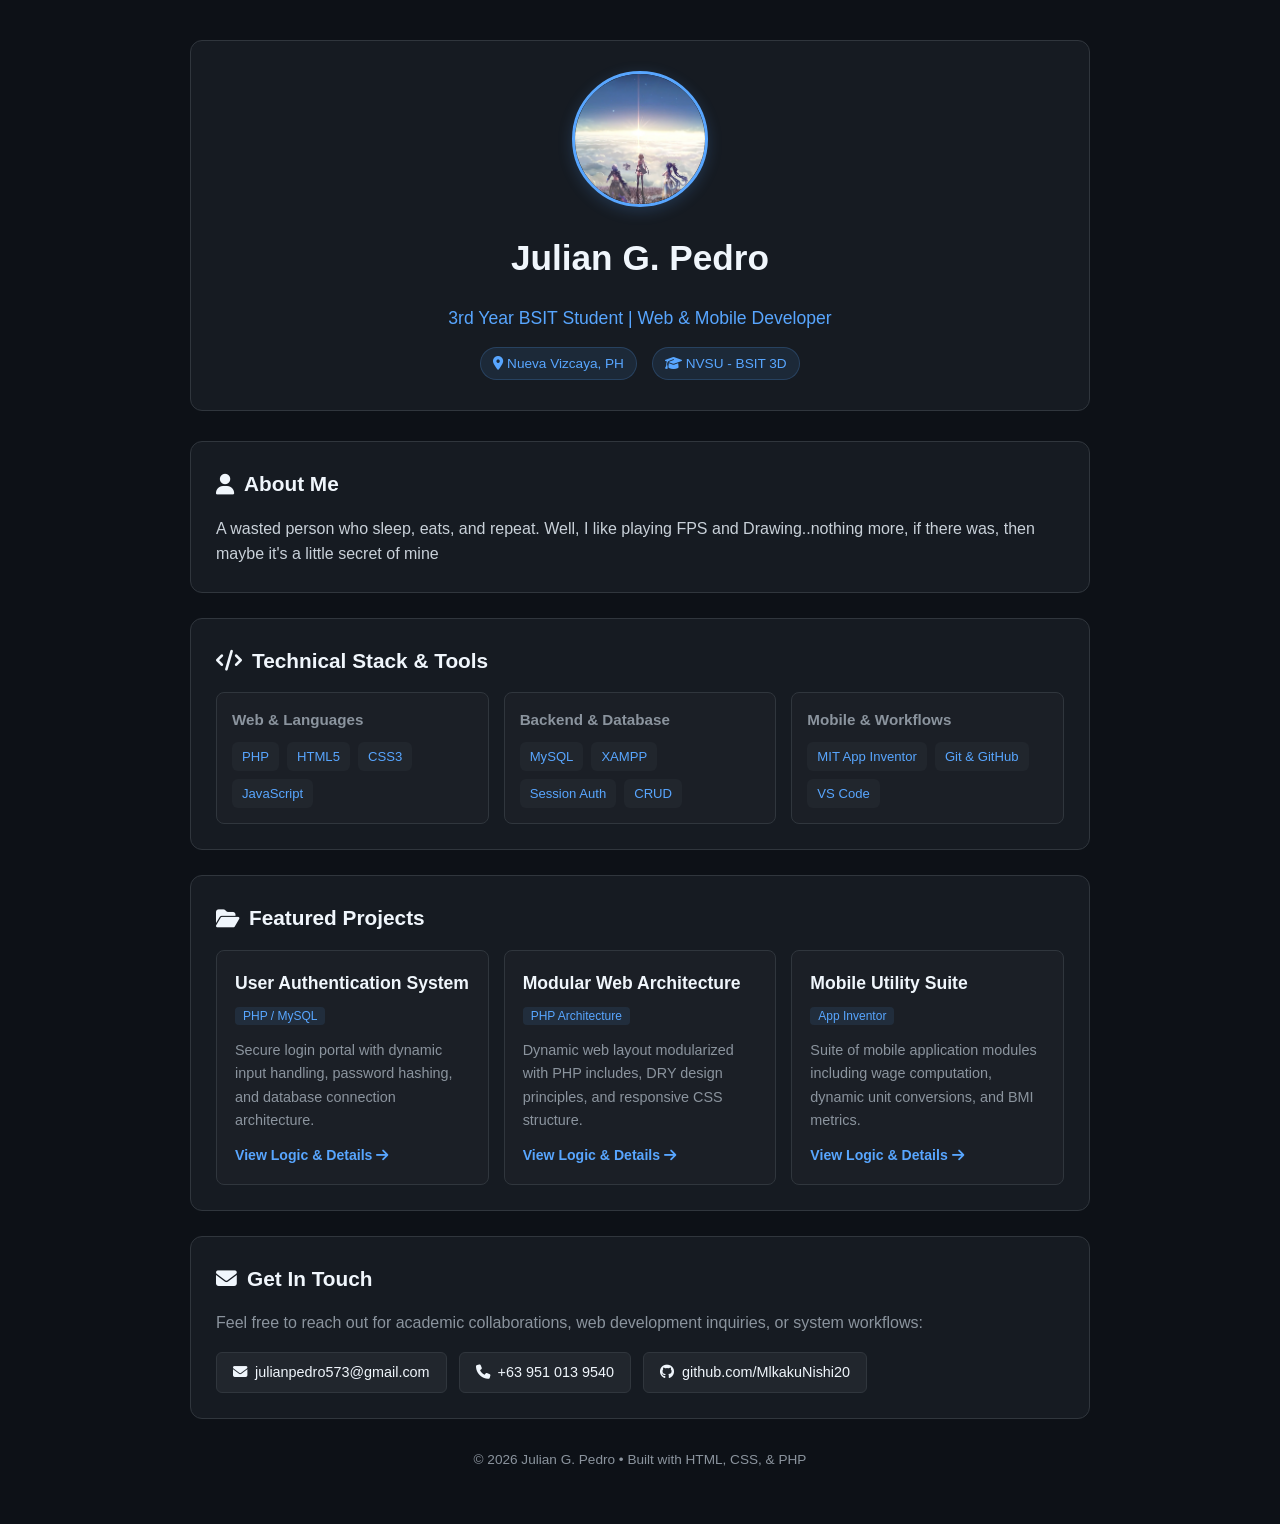
<file: index.html>
<!DOCTYPE html>
<html lang="en">
<head>
    <meta charset="UTF-8">
    <meta name="viewport" content="width=device-width, initial-scale=1.0">
    <title>Julian G. Pedro | Portfolio</title>
    <link rel="stylesheet" href="css/style.css">
    <link rel="stylesheet" href="https://cdnjs.cloudflare.com/ajax/libs/font-awesome/6.4.0/css/all.min.css">
</head>
<body>

    <div class="container">
        <!-- Header / Hero Section -->
        <header class="hero-header">
            <div class="profile-wrapper">
                <img src="Mywuwa2.png" alt="Julian G. Pedro" class="profile-img">
            </div>
            <h1>Julian G. Pedro</h1>
            <p class="subtitle">3rd Year BSIT Student | Web & Mobile Developer</p>
            <div class="header-badges">
                <span class="badge"><i class="fa-solid fa-location-dot"></i> Nueva Vizcaya, PH</span>
                <span class="badge"><i class="fa-solid fa-graduation-cap"></i> NVSU - BSIT 3D</span>
            </div>
        </header>

        <!-- About Section -->
        <section class="section">
            <h2><i class="fa-solid fa-user"></i> About Me</h2>
            <p class="about-text">
                A wasted person who sleep, eats, and repeat. Well, I like playing FPS and Drawing..nothing more, if there was, then maybe it's a little secret of mine
            </p>
        </section>

        <!-- Technical Stack & Tools -->
        <section class="section">
            <h2><i class="fa-solid fa-code"></i> Technical Stack & Tools</h2>
            <div class="skills-wrapper">
                <div class="skill-category">
                    <h3>Web & Languages</h3>
                    <div class="tags">
                        <span class="tag">PHP</span>
                        <span class="tag">HTML5</span>
                        <span class="tag">CSS3</span>
                        <span class="tag">JavaScript</span>
                    </div>
                </div>
                <div class="skill-category">
                    <h3>Backend & Database</h3>
                    <div class="tags">
                        <span class="tag">MySQL</span>
                        <span class="tag">XAMPP</span>
                        <span class="tag">Session Auth</span>
                        <span class="tag">CRUD</span>
                    </div>
                </div>
                <div class="skill-category">
                    <h3>Mobile & Workflows</h3>
                    <div class="tags">
                        <span class="tag">MIT App Inventor</span>
                        <span class="tag">Git & GitHub</span>
                        <span class="tag">VS Code</span>
                    </div>
                </div>
            </div>
        </section>

        <!-- Featured Projects -->
        <section class="section">
            <h2><i class="fa-solid fa-folder-open"></i> Featured Projects</h2>
            <div class="projects-grid">
                
                <div class="project-card">
                    <div class="card-header">
                        <h3>User Authentication System</h3>
                        <span class="project-tag">PHP / MySQL</span>
                    </div>
                    <p>Secure login portal with dynamic input handling, password hashing, and database connection architecture.</p>
                    <a href="projects/php-auth.html" class="btn">View Logic & Details <i class="fa-solid fa-arrow-right"></i></a>
                </div>

                <div class="project-card">
                    <div class="card-header">
                        <h3>Modular Web Architecture</h3>
                        <span class="project-tag">PHP Architecture</span>
                    </div>
                    <p>Dynamic web layout modularized with PHP includes, DRY design principles, and responsive CSS structure.</p>
                    <a href="projects/modular-web.html" class="btn">View Logic & Details <i class="fa-solid fa-arrow-right"></i></a>
                </div>

                <div class="project-card">
                    <div class="card-header">
                        <h3>Mobile Utility Suite</h3>
                        <span class="project-tag">App Inventor</span>
                    </div>
                    <p>Suite of mobile application modules including wage computation, dynamic unit conversions, and BMI metrics.</p>
                    <a href="projects/mobile-app.html" class="btn">View Logic & Details <i class="fa-solid fa-arrow-right"></i></a>
                </div>

            </div>
        </section>

        <!-- Contact Section -->
        <section class="section">
            <h2><i class="fa-solid fa-envelope"></i> Get In Touch</h2>
            <div class="contact-card">
                <p>Feel free to reach out for academic collaborations, web development inquiries, or system workflows:</p>
                <div class="contact-links">
                    <a href="mailto:julianpedro573@gmail.com" class="contact-btn"><i class="fa-solid fa-envelope"></i> julianpedro573@gmail.com</a>
                    <a href="tel:09510139540" class="contact-btn"><i class="fa-solid fa-phone"></i> +63 951 013 9540</a>
                    <a href="https://github.com/MlkakuNishi20" target="_blank" class="contact-btn"><i class="fa-brands fa-github"></i> github.com/MlkakuNishi20</a>
                </div>
            </div>
        </section>

        <footer>
            <p>&copy; 2026 Julian G. Pedro • Built with HTML, CSS, & PHP</p>
        </footer>
    </div>

</body>
</html>
</file>
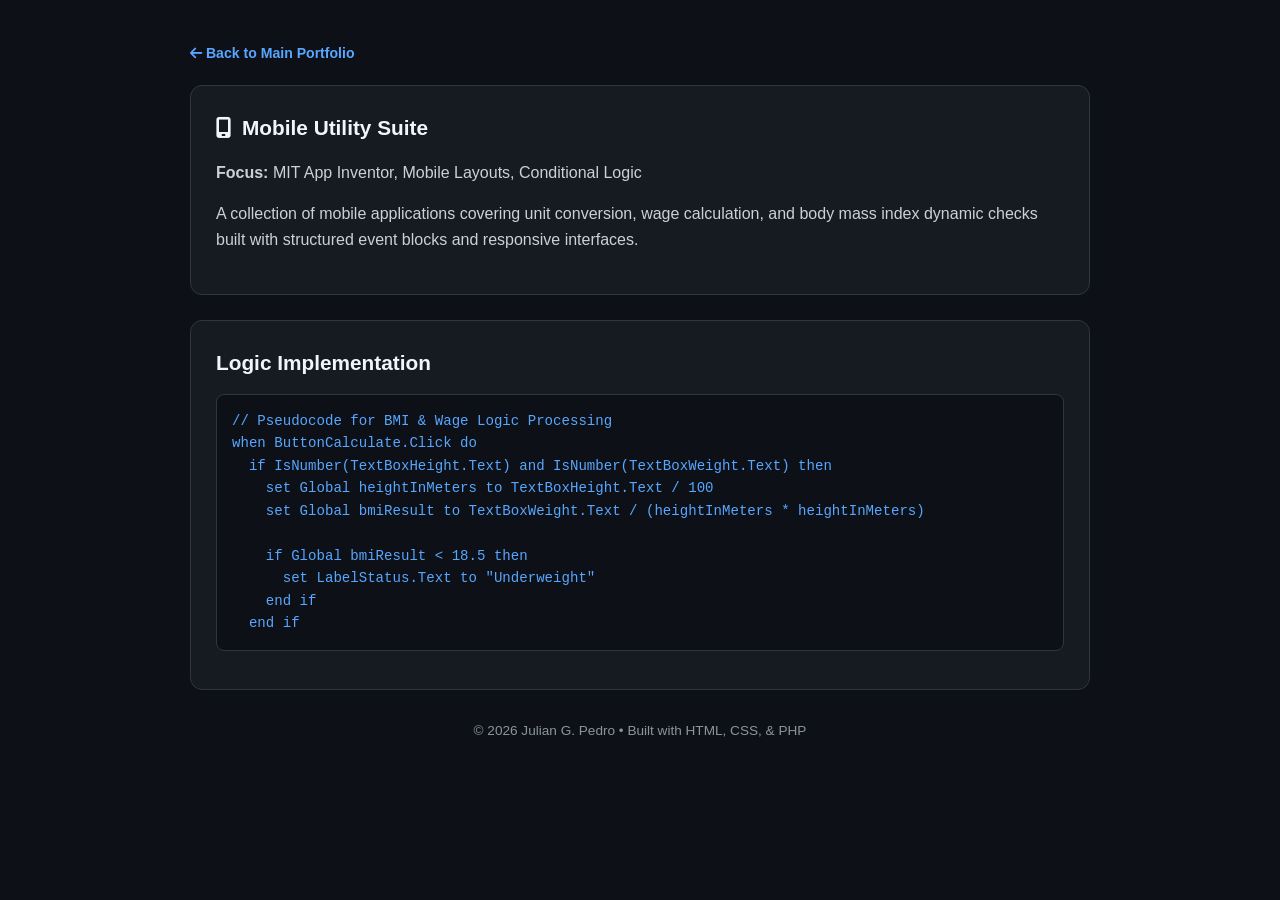
<file: projects/mobile-app.html>
<!DOCTYPE html>
<html lang="en">
<head>
    <meta charset="UTF-8">
    <meta name="viewport" content="width=device-width, initial-scale=1.0">
    <title>Mobile Utility Suite | Julian G. Pedro</title>
    <link rel="stylesheet" href="../css/style.css">
    <link rel="stylesheet" href="https://cdnjs.cloudflare.com/ajax/libs/font-awesome/6.4.0/css/all.min.css">
</head>
<body>
    <div class="container">
        <a href="../index.html" class="btn" style="margin-bottom: 20px; display: inline-block;"><i class="fa-solid fa-arrow-left"></i> Back to Main Portfolio</a>
        
        <section class="section">
            <h2><i class="fa-solid fa-mobile-screen"></i> Mobile Utility Suite</h2>
            <p><strong>Focus:</strong> MIT App Inventor, Mobile Layouts, Conditional Logic</p>
            <p>A collection of mobile applications covering unit conversion, wage calculation, and body mass index dynamic checks built with structured event blocks and responsive interfaces.</p>
        </section>

        <section class="section">
            <h2>Logic Implementation</h2>
            <pre><code>// Pseudocode for BMI & Wage Logic Processing
when ButtonCalculate.Click do
  if IsNumber(TextBoxHeight.Text) and IsNumber(TextBoxWeight.Text) then
    set Global heightInMeters to TextBoxHeight.Text / 100
    set Global bmiResult to TextBoxWeight.Text / (heightInMeters * heightInMeters)
    
    if Global bmiResult < 18.5 then
      set LabelStatus.Text to "Underweight"
    end if
  end if</code></pre>
        </section>

        <footer>
            <p>&copy; 2026 Julian G. Pedro • Built with HTML, CSS, & PHP</p>
        </footer>
    </div>
</body>
</html>
</file>
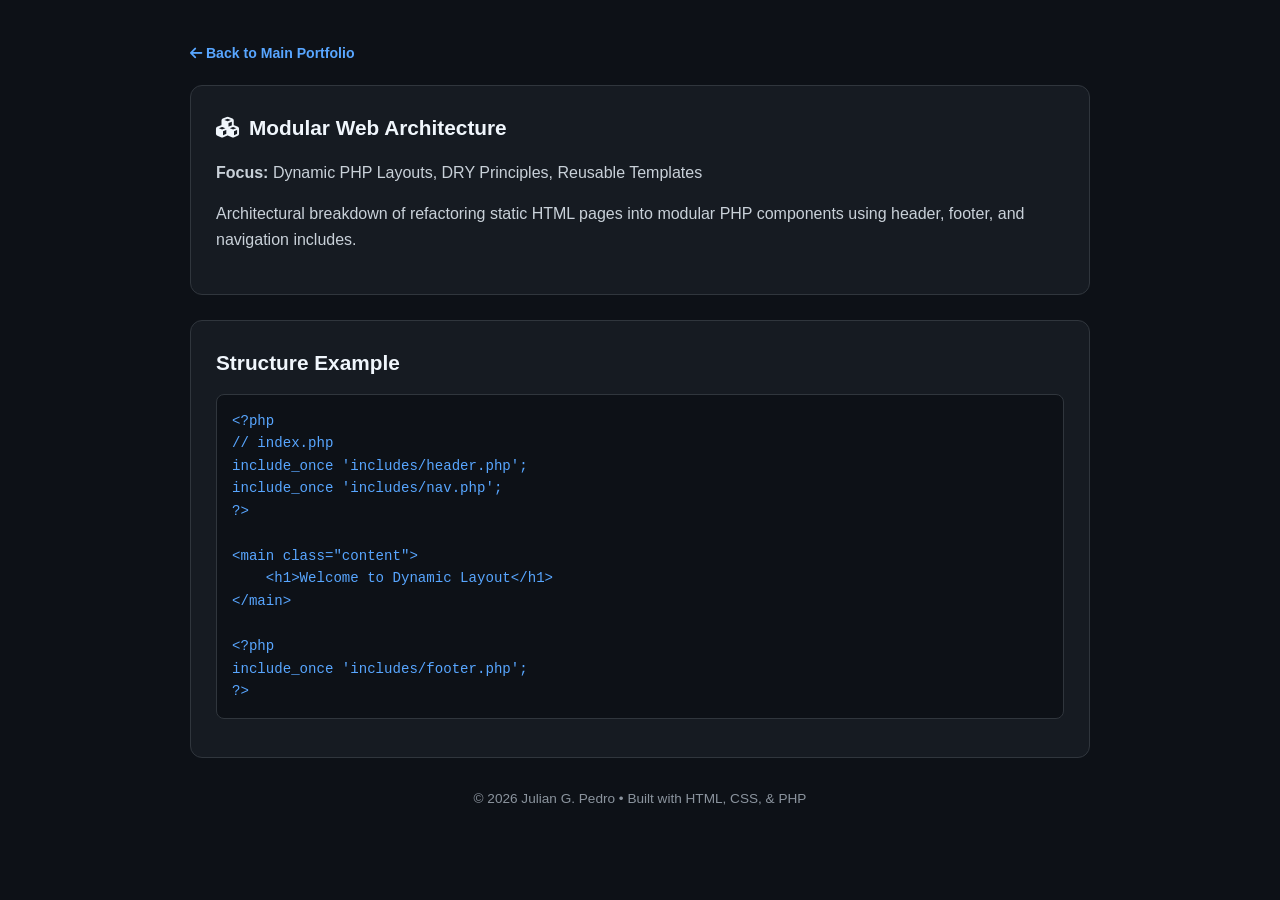
<file: projects/modular-web.html>
<!DOCTYPE html>
<html lang="en">
<head>
    <meta charset="UTF-8">
    <meta name="viewport" content="width=device-width, initial-scale=1.0">
    <title>Modular Web Architecture | Julian G. Pedro</title>
    <link rel="stylesheet" href="../css/style.css">
    <link rel="stylesheet" href="https://cdnjs.cloudflare.com/ajax/libs/font-awesome/6.4.0/css/all.min.css">
</head>
<body>
    <div class="container">
        <a href="../index.html" class="btn" style="margin-bottom: 20px; display: inline-block;"><i class="fa-solid fa-arrow-left"></i> Back to Main Portfolio</a>
        
        <section class="section">
            <h2><i class="fa-solid fa-cubes"></i> Modular Web Architecture</h2>
            <p><strong>Focus:</strong> Dynamic PHP Layouts, DRY Principles, Reusable Templates</p>
            <p>Architectural breakdown of refactoring static HTML pages into modular PHP components using header, footer, and navigation includes.</p>
        </section>

        <section class="section">
            <h2>Structure Example</h2>
            <pre><code>&lt;?php
// index.php
include_once 'includes/header.php';
include_once 'includes/nav.php';
?&gt;

&lt;main class="content"&gt;
    &lt;h1&gt;Welcome to Dynamic Layout&lt;/h1&gt;
&lt;/main&gt;

&lt;?php
include_once 'includes/footer.php';
?&gt;</code></pre>
        </section>

        <footer>
            <p>&copy; 2026 Julian G. Pedro • Built with HTML, CSS, & PHP</p>
        </footer>
    </div>
</body>
</html>
</file>
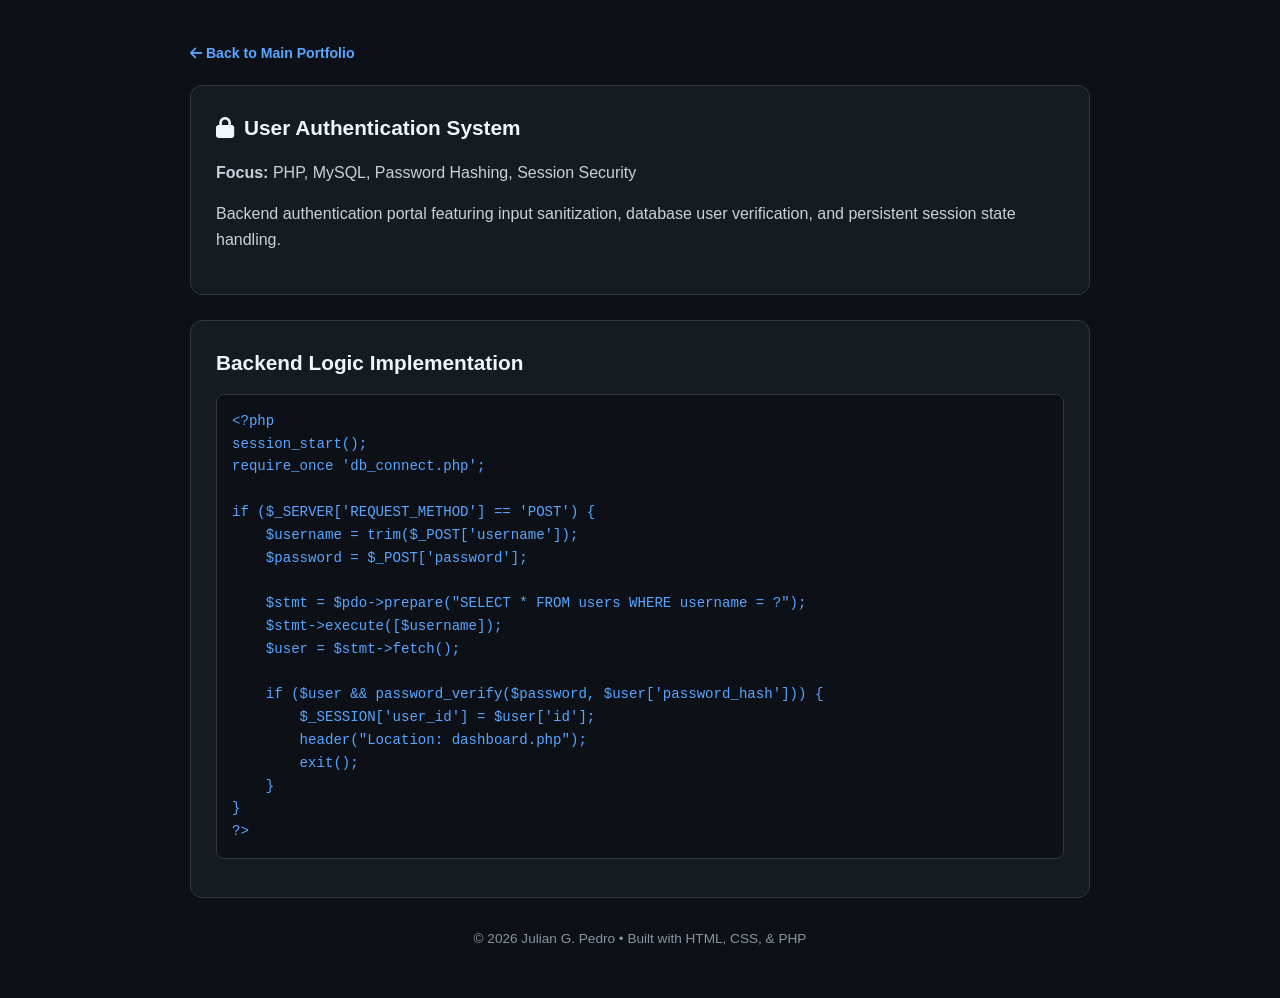
<file: projects/php-auth.html>
<!DOCTYPE html>
<html lang="en">
<head>
    <meta charset="UTF-8">
    <meta name="viewport" content="width=device-width, initial-scale=1.0">
    <title>User Authentication System | Julian G. Pedro</title>
    <link rel="stylesheet" href="../css/style.css">
    <link rel="stylesheet" href="https://cdnjs.cloudflare.com/ajax/libs/font-awesome/6.4.0/css/all.min.css">
</head>
<body>
    <div class="container">
        <a href="../index.html" class="btn" style="margin-bottom: 20px; display: inline-block;"><i class="fa-solid fa-arrow-left"></i> Back to Main Portfolio</a>
        
        <section class="section">
            <h2><i class="fa-solid fa-lock"></i> User Authentication System</h2>
            <p><strong>Focus:</strong> PHP, MySQL, Password Hashing, Session Security</p>
            <p>Backend authentication portal featuring input sanitization, database user verification, and persistent session state handling.</p>
        </section>

        <section class="section">
            <h2>Backend Logic Implementation</h2>
            <pre><code>&lt;?php
session_start();
require_once 'db_connect.php';

if ($_SERVER['REQUEST_METHOD'] == 'POST') {
    $username = trim($_POST['username']);
    $password = $_POST['password'];

    $stmt = $pdo->prepare("SELECT * FROM users WHERE username = ?");
    $stmt->execute([$username]);
    $user = $stmt->fetch();

    if ($user && password_verify($password, $user['password_hash'])) {
        $_SESSION['user_id'] = $user['id'];
        header("Location: dashboard.php");
        exit();
    }
}
?&gt;</code></pre>
        </section>

        <footer>
            <p>&copy; 2026 Julian G. Pedro • Built with HTML, CSS, & PHP</p>
        </footer>
    </div>
</body>
</html>
</file>
<file: css/style.css>
:root {
    --bg-color: #0d1117;
    --card-bg: #161b22;
    --accent-blue: #58a6ff;
    --border-color: #30363d;
    --text-main: #c9d1d9;
    --text-bright: #f0f6fc;
    --text-muted: #8b949e;
}

body {
    background-color: var(--bg-color);
    color: var(--text-main);
    font-family: -apple-system, BlinkMacSystemFont, "Segoe UI", Roboto, Helvetica, Arial, sans-serif;
    margin: 0;
    padding: 40px 20px;
    line-height: 1.6;
}

.container {
    max-width: 900px;
    margin: 0 auto;
}

/* Header / Hero */
.hero-header {
    text-align: center;
    padding: 30px 20px;
    background-color: var(--card-bg);
    border: 1px solid var(--border-color);
    border-radius: 12px;
    margin-bottom: 30px;
}

.profile-img {
    width: 130px;
    height: 130px;
    border-radius: 50%;
    object-fit: cover;
    border: 3px solid var(--accent-blue);
    margin-bottom: 15px;
    box-shadow: 0 4px 15px rgba(88, 166, 255, 0.2);
}

.hero-header h1 {
    color: var(--text-bright);
    font-size: 2.2rem;
    margin: 0 0 5px 0;
}

.subtitle {
    color: var(--accent-blue);
    font-size: 1.1rem;
    margin-bottom: 15px;
}

.header-badges {
    display: flex;
    justify-content: center;
    gap: 15px;
    flex-wrap: wrap;
}

.badge {
    background-color: rgba(88, 166, 255, 0.1);
    color: var(--accent-blue);
    padding: 5px 12px;
    border-radius: 20px;
    font-size: 0.85rem;
    border: 1px solid rgba(88, 166, 255, 0.2);
}

/* Section styling */
.section {
    background-color: var(--card-bg);
    border: 1px solid var(--border-color);
    border-radius: 12px;
    padding: 25px;
    margin-bottom: 25px;
}

.section h2 {
    color: var(--text-bright);
    font-size: 1.3rem;
    margin-top: 0;
    margin-bottom: 15px;
    display: flex;
    align-items: center;
    gap: 10px;
}

.about-text {
    margin: 0;
    color: var(--text-main);
}

/* Skill Tags */
.skills-wrapper {
    display: grid;
    grid-template-columns: repeat(auto-fit, minmax(240px, 1fr));
    gap: 15px;
}

.skill-category {
    background: rgba(255, 255, 255, 0.02);
    padding: 15px;
    border-radius: 8px;
    border: 1px solid var(--border-color);
}

.skill-category h3 {
    margin: 0 0 10px 0;
    font-size: 0.95rem;
    color: var(--text-muted);
}

.tags {
    display: flex;
    flex-wrap: wrap;
    gap: 8px;
}

.tag {
    background-color: #21262d;
    color: var(--accent-blue);
    padding: 4px 10px;
    border-radius: 6px;
    font-size: 0.82rem;
    font-weight: 500;
}

/* Projects Cards */
.projects-grid {
    display: grid;
    grid-template-columns: repeat(auto-fit, minmax(260px, 1fr));
    gap: 15px;
}

.project-card {
    background: rgba(255, 255, 255, 0.02);
    border: 1px solid var(--border-color);
    border-radius: 8px;
    padding: 18px;
    display: flex;
    flex-direction: column;
    justify-content: space-between;
    transition: transform 0.2s ease, border-color 0.2s ease;
}

.project-card:hover {
    transform: translateY(-3px);
    border-color: var(--accent-blue);
}

.card-header h3 {
    margin: 0 0 5px 0;
    font-size: 1.1rem;
    color: var(--text-bright);
}

.project-tag {
    font-size: 0.75rem;
    color: var(--accent-blue);
    background: rgba(88, 166, 255, 0.1);
    padding: 2px 8px;
    border-radius: 4px;
}

.project-card p {
    font-size: 0.9rem;
    color: var(--text-muted);
    margin: 12px 0;
}

.btn {
    display: inline-block;
    color: var(--accent-blue);
    text-decoration: none;
    font-size: 0.88rem;
    font-weight: 600;
}

.btn:hover {
    text-decoration: underline;
}

/* Code Blocks & Sub-page Details */
pre {
    background-color: #0d1117;
    border: 1px solid var(--border-color);
    border-radius: 8px;
    padding: 15px;
    overflow-x: auto;
}

code {
    font-family: "SFMono-Regular", Consolas, "Liberation Mono", Menlo, monospace;
    color: #58a6ff;
    font-size: 0.88rem;
}

/* Contact Section */
.contact-card p {
    margin-top: 0;
    color: var(--text-muted);
}

.contact-links {
    display: flex;
    gap: 12px;
    flex-wrap: wrap;
    margin-top: 15px;
}

.contact-btn {
    display: inline-flex;
    align-items: center;
    gap: 8px;
    background-color: #21262d;
    color: var(--text-bright);
    text-decoration: none;
    padding: 8px 16px;
    border-radius: 6px;
    border: 1px solid var(--border-color);
    font-size: 0.9rem;
    transition: background-color 0.2s ease;
}

.contact-btn:hover {
    background-color: #30363d;
    color: var(--accent-blue);
}

footer {
    text-align: center;
    color: var(--text-muted);
    font-size: 0.85rem;
    margin-top: 30px;
}
</file>
